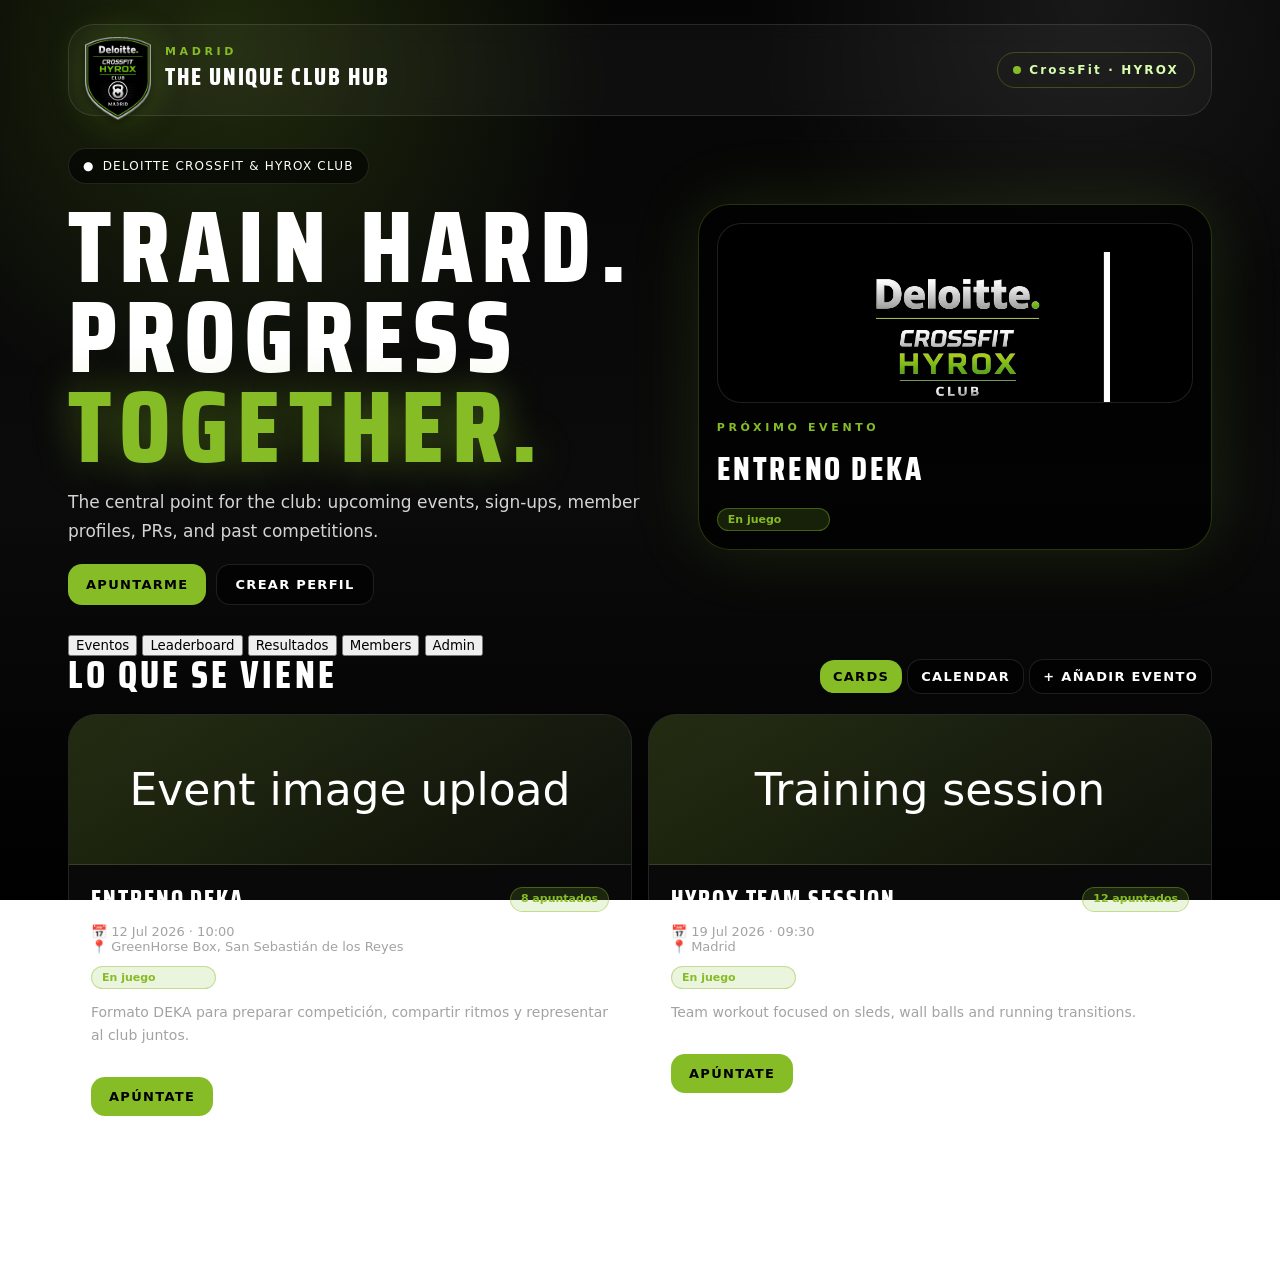
<file: index.html>
<!doctype html>
<html lang="en">
<head>
  <meta charset="utf-8" />
  <meta name="viewport" content="width=device-width, initial-scale=1" />
  <title>Deloitte CrossFit HYROX Club Hub - HTML Preview</title>
  <link rel="preload" href="static/fonts/SairaCondensed-ExtraBold.woff2?v=2" as="font" type="font/woff2" crossorigin>
  <link rel="stylesheet" href="static/styles.css?v=2">
</head>
<body>
  <div class="wrap">
    <header class="topbar">
      <div class="brand">
        <div class="crest"><img src="static/images/escudo.png?v=2" alt="Deloitte CrossFit & HYROX Club"></div>
        <div><div class="eyebrow">Madrid</div><div class="brandtitle">The unique Club Hub</div></div>
      </div>
      <div class="status"><span class="dot"></span> CrossFit · HYROX</div>
    </header>

    <section class="hero">
      <div>
        <div class="pill"><strong>●</strong> Deloitte CrossFit & HYROX Club</div>
        <h1>Train hard.<br>Progress <span>together.</span></h1>
        <p>The central point for the club: upcoming events, sign-ups, member profiles, PRs, and past competitions.</p>
        <div class="actions">
          <button class="btn green" onclick="openModal('signupModal')">Apuntarme</button>
          <button class="btn dark" onclick="openModal('memberModal')">Crear perfil</button>
        </div>
      </div>
      <aside class="hero-card">
        <div class="wordmark">
          <img src="static/images/letras.png?v=2" alt="Deloitte CrossFit HYROX Club">
        </div>
        <div class="eyebrow" style="margin-bottom:10px">Próximo evento</div>
        <h2 style="font-family:var(--font-display);letter-spacing:.08em;text-transform:uppercase;margin:0 0 14px;font-size:32px">Entreno DEKA</h2>
        <div class="countdown" data-countdown="2026-07-12T10:00:00"></div>
      </aside>
    </section>

    <nav class="nav">
      <button class="tab active" data-tab="events">Eventos</button>
      <button class="tab" data-tab="leaderboard">Leaderboard</button>
      <button class="tab" data-tab="results">Resultados</button>
      <button class="tab" data-tab="members">Members</button>
      <button class="tab" data-tab="admin">Admin</button>
    </nav>

    <section id="events" class="content active">
      <div class="section-head">
        <h2>Lo que se viene</h2>
        <div class="tools">
          <button class="btn green" style="padding:10px 13px" onclick="showEventView('cards')">Cards</button>
          <button class="btn dark" style="padding:10px 13px" onclick="showEventView('calendar')">Calendar</button>
          <button class="btn dark" style="padding:10px 13px" onclick="openModal('eventModal')">+ Añadir evento</button>
        </div>
      </div>
      <div id="eventCards" class="grid cards2">
        <article class="card">
          <div class="imgph">Event image upload</div>
          <div class="card-body">
            <div style="display:flex;justify-content:space-between;gap:14px"><h3>Entreno DEKA</h3><span class="badge">8 apuntados</span></div>
            <div class="meta">📅 12 Jul 2026 · 10:00<br>📍 GreenHorse Box, San Sebastián de los Reyes</div>
            <div class="mini-count countdown" data-countdown="2026-07-12T10:00:00"></div>
            <p class="muted">Formato DEKA para preparar competición, compartir ritmos y representar al club juntos.</p>
            <div class="actions"><button class="btn green" onclick="openModal('signupModal')">Apúntate</button><button class="btn red admin-only hidden">Delete</button></div>
          </div>
        </article>
        <article class="card">
          <div class="imgph">Training session</div>
          <div class="card-body">
            <div style="display:flex;justify-content:space-between;gap:14px"><h3>HYROX Team Session</h3><span class="badge">12 apuntados</span></div>
            <div class="meta">📅 19 Jul 2026 · 09:30<br>📍 Madrid</div>
            <div class="mini-count countdown" data-countdown="2026-07-19T09:30:00"></div>
            <p class="muted">Team workout focused on sleds, wall balls and running transitions.</p>
            <div class="actions"><button class="btn green" onclick="openModal('signupModal')">Apúntate</button><button class="btn red admin-only hidden">Delete</button></div>
          </div>
        </article>
      </div>
      <div id="eventCalendar" class="calendar hidden">
        <div class="cal-head"><button class="btn dark" style="padding:8px 12px">Prev</button><h3>Julio 2026</h3><button class="btn dark" style="padding:8px 12px">Next</button></div>
        <div class="cal-grid" id="calendarGrid"></div>
      </div>
    </section>

    <section id="leaderboard" class="content">
      <div class="section-head"><h2>PRs del club</h2><button class="btn dark" onclick="openModal('prModal')">+ Añadir PR</button></div>
      <div class="grid cards2">
        <article class="card leader-card"><h3>Clean & Jerk</h3><div class="row"><div class="rank">#1</div><div><b>Member A</b><div class="bar"><div class="fill" style="width:92%"></div></div></div><div class="kg">105kg</div></div><div class="row"><div class="rank">#2</div><div><b>Member B</b><div class="bar"><div class="fill" style="width:78%"></div></div></div><div class="kg">90kg</div></div></article>
        <article class="card leader-card"><h3>Snatch</h3><div class="row"><div class="rank">#1</div><div><b>Member A</b><div class="bar"><div class="fill" style="width:88%"></div></div></div><div class="kg">78kg</div></div><div class="row"><div class="rank">#2</div><div><b>Member C</b><div class="bar"><div class="fill" style="width:74%"></div></div></div><div class="kg">65kg</div></div></article>
      </div>
    </section>

    <section id="results" class="content">
      <div class="section-head"><h2>Nuestras batallas</h2><button class="btn dark" onclick="openModal('resultModal')">+ Añadir resultado</button></div>
      <div class="grid cards3">
        <article class="card"><div class="imgph">Past event photo</div><div class="card-body"><h3>HYROX Madrid</h3><div class="eyebrow">20 Jun 2026</div><p class="muted">Great team performance, strong finish and several PRs.</p><p class="notice">Participants: Member A, Member B, Member C</p><button class="btn red admin-only hidden">Delete</button></div></article>
        <article class="card"><div class="imgph">Finish line</div><div class="card-body"><h3>DEKA Event</h3><div class="eyebrow">10 May 2026</div><p class="muted">Internal challenge with strong turnout and team support.</p><p class="notice">Participants: Member D, Member E</p><button class="btn red admin-only hidden">Delete</button></div></article>
        <article class="card"><div class="imgph">Team photo</div><div class="card-body"><h3>Box Throwdown</h3><div class="eyebrow">28 Apr 2026</div><p class="muted">Friendly competition focused on strength and engine.</p><p class="notice">Participants: Member F, Member G</p><button class="btn red admin-only hidden">Delete</button></div></article>
      </div>
    </section>

    <section id="members" class="content">
      <div class="section-head"><h2>Member profiles</h2><button class="btn dark" onclick="openModal('memberModal')">+ Añadir miembro</button></div>
      <div class="filters"><input class="input" placeholder="Search member, goal, location..."><select class="input"><option>All levels</option><option>Beginner</option><option>Intermediate</option><option>Advanced</option><option>Competition</option></select><select class="input"><option>All focus</option><option>HYROX</option><option>CrossFit</option><option>DEKA</option></select></div>
      <div class="stats"><div class="stat"><small>Members</small><b>24</b></div><div class="stat"><small>Competitors</small><b>8</b></div><div class="stat"><small>HYROX focus</small><b>15</b></div></div>
      <div class="grid cards3">
        <article class="card"><div class="card-body"><div class="member-head"><div class="avatar">DA</div><div><h3>Demo Athlete</h3><div class="meta">📍 Madrid</div></div></div><div style="margin-top:14px"><span class="badge">Intermediate</span> <span class="badge">HYROX</span></div><div class="prgrid"><div class="pr"><small>Clean & Jerk</small><b>90kg</b></div><div class="pr"><small>Snatch</small><b>70kg</b></div><div class="pr"><small>HYROX</small><b>1:18</b></div></div><p class="muted">Entrena para mejorar consistencia y competir en equipo.</p><button class="btn dark" onclick="openModal('profileModal')">Ver perfil</button> <button class="btn red admin-only hidden">Delete</button></div></article>
        <article class="card"><div class="card-body"><div class="member-head"><div class="avatar">MB</div><div><h3>Member B</h3><div class="meta">📍 Madrid</div></div></div><div style="margin-top:14px"><span class="badge">Competition</span> <span class="badge">CrossFit</span></div><div class="prgrid"><div class="pr"><small>Clean & Jerk</small><b>110kg</b></div><div class="pr"><small>Snatch</small><b>85kg</b></div><div class="pr"><small>HYROX</small><b>1:10</b></div></div><p class="muted">Focused on strength and race-day consistency.</p><button class="btn dark" onclick="openModal('profileModal')">Ver perfil</button> <button class="btn red admin-only hidden">Delete</button></div></article>
      </div>
    </section>

    <section id="admin" class="content">
      <div id="adminLocked" class="admin-box">
        <h2 style="font-family:var(--font-display);text-transform:uppercase;letter-spacing:.1em;margin-top:0">Admin access</h2>
        <p class="muted">Prototype moderation area. Use passcode <b>ClubAdmin2026</b>.</p>
        <div class="form" style="max-width:520px"><input id="pass" class="input" type="password" placeholder="Admin passcode"><button class="btn green" onclick="unlockAdmin()">Unlock admin tools</button></div>
      </div>
      <div id="adminOpen" class="hidden">
        <div class="admin-box"><div class="section-head"><div><h2 style="font-family:var(--font-display);text-transform:uppercase;letter-spacing:.1em;margin:0">Moderation tools</h2><p class="muted">Approve/reject pending submissions and delete public content.</p></div><button class="btn dark" onclick="lockAdmin()">Lock</button></div></div>
        <div class="grid cards2" style="margin-top:16px">
          <div class="pending"><h3>Pending events <span class="badge">2 pending</span></h3><div class="pending-item"><b>Open training session</b><br><span class="muted">Submitted by club member</span><div class="actions"><button class="btn green">Approve</button><button class="btn red">Reject</button></div></div></div>
          <div class="pending"><h3>Pending PRs <span class="badge">4 pending</span></h3><div class="pending-item"><b>Member A · Clean & Jerk · 90kg</b><div class="actions"><button class="btn green">Approve</button><button class="btn red">Reject</button></div></div></div>
          <div class="pending"><h3>Pending results <span class="badge">1 pending</span></h3><div class="pending-item"><b>HYROX Madrid</b><br><span class="muted">Includes uploaded photo</span><div class="actions"><button class="btn green">Approve</button><button class="btn red">Reject</button></div></div></div>
          <div class="pending"><h3>Pending members <span class="badge">3 pending</span></h3><div class="pending-item"><b>New Member · Intermediate · HYROX</b><div class="actions"><button class="btn green">Approve</button><button class="btn red">Reject</button></div></div></div>
        </div>
      </div>
    </section>

    <div class="footer">Deloitte CrossFit HYROX Club · Madrid · Train hard. Progress together.</div>
  </div>

  <div id="signupModal" class="modal-back"><div class="modal"><div class="modal-head"><h3>Apuntarse a evento</h3><button class="close" onclick="closeModal('signupModal')">×</button></div><div class="form"><input class="input" placeholder="Tu nombre"><textarea class="input" placeholder="Nota opcional"></textarea><button class="btn green" onclick="closeModal('signupModal')">Confirmar inscripción</button></div></div></div>
  <div id="eventModal" class="modal-back"><div class="modal"><div class="modal-head"><h3>Añadir evento</h3><button class="close" onclick="closeModal('eventModal')">×</button></div><div class="form"><input class="input" placeholder="Título"><input class="input" type="datetime-local"><input class="input" placeholder="Lugar"><textarea class="input" placeholder="Descripción"></textarea><input class="input" type="file" accept="image/*"><p class="notice">In the real web, non-admin submissions go to Admin Review before publishing.</p><button class="btn green" onclick="closeModal('eventModal')">Enviar a revisión</button></div></div></div>
  <div id="prModal" class="modal-back"><div class="modal"><div class="modal-head"><h3>Añadir PR</h3><button class="close" onclick="closeModal('prModal')">×</button></div><div class="form"><input class="input" placeholder="Nombre"><select class="input"><option>Clean & Jerk</option><option>Snatch</option><option>Back Squat</option><option>Deadlift</option></select><input class="input" type="number" placeholder="Peso en kg"><button class="btn green" onclick="closeModal('prModal')">Enviar a revisión</button></div></div></div>
  <div id="resultModal" class="modal-back"><div class="modal"><div class="modal-head"><h3>Añadir resultado</h3><button class="close" onclick="closeModal('resultModal')">×</button></div><div class="form"><input class="input" placeholder="Competición / evento"><input class="input" type="date"><input class="input" type="file" accept="image/*"><textarea class="input" placeholder="Resultado, posición, tiempo, highlights..."></textarea><input class="input" placeholder="Participantes"><button class="btn green" onclick="closeModal('resultModal')">Enviar a revisión</button></div></div></div>
  <div id="memberModal" class="modal-back"><div class="modal"><div class="modal-head"><h3>Crear perfil</h3><button class="close" onclick="closeModal('memberModal')">×</button></div><div class="form"><input class="input" placeholder="Nombre"><select class="input"><option>Madrid</option><option>Barcelona</option><option>Remote</option></select><select class="input"><option>Intermediate</option><option>Beginner</option><option>Advanced</option><option>Competition</option></select><div class="notice">Focus: CrossFit · HYROX · DEKA · Weightlifting · Endurance</div><input class="input" placeholder="Clean & Jerk PR, e.g. 90kg"><input class="input" placeholder="Snatch PR, e.g. 70kg"><input class="input" placeholder="HYROX time, e.g. 1:18"><textarea class="input" placeholder="Short bio"></textarea><textarea class="input" placeholder="Next goal"></textarea><input class="input" type="file" accept="image/*"><button class="btn green" onclick="closeModal('memberModal')">Enviar a revisión</button></div></div></div>
  <div id="profileModal" class="modal-back"><div class="modal"><div class="modal-head"><h3>Demo Athlete</h3><button class="close" onclick="closeModal('profileModal')">×</button></div><div class="actions"><span class="badge">Intermediate</span><span class="badge">HYROX</span><span class="badge">CrossFit</span></div><div class="prgrid" style="margin:18px 0"><div class="pr"><small>Clean & Jerk</small><b>90kg</b></div><div class="pr"><small>Snatch</small><b>70kg</b></div><div class="pr"><small>HYROX</small><b>1:18</b></div></div><h4 class="eyebrow">Bio</h4><p class="muted">Entrena para mejorar consistencia, competir en equipo y sumar puntos para el club.</p><h4 class="eyebrow">Next goal</h4><p class="muted">Bajar tiempo HYROX y mejorar Clean & Jerk / Snatch.</p></div></div>

  <script>
    const $ = (s, root=document) => root.querySelector(s);
    const $$ = (s, root=document) => [...root.querySelectorAll(s)];
    $$('.tab').forEach(btn => btn.addEventListener('click', () => {
      $$('.tab').forEach(b => b.classList.remove('active'));
      btn.classList.add('active');
      $$('.content').forEach(c => c.classList.remove('active'));
      $('#' + btn.dataset.tab).classList.add('active');
    }));
    function openModal(id){document.getElementById(id).style.display='flex'}
    function closeModal(id){document.getElementById(id).style.display='none'}
    function showEventView(view){$('#eventCards').classList.toggle('hidden',view!=='cards');$('#eventCalendar').classList.toggle('hidden',view!=='calendar')}
    function unlockAdmin(){ if($('#pass').value==='ClubAdmin2026'){ $('#adminLocked').classList.add('hidden'); $('#adminOpen').classList.remove('hidden'); $$('.admin-only').forEach(x=>x.classList.remove('hidden')); } else alert('Incorrect passcode'); }
    function lockAdmin(){ $('#adminLocked').classList.remove('hidden'); $('#adminOpen').classList.add('hidden'); $$('.admin-only').forEach(x=>x.classList.add('hidden')); }
    function renderCountdowns(){
      $$('.countdown').forEach(el=>{
        const target = new Date(el.dataset.countdown || '2026-07-12T10:00:00').getTime();
        const diff = target - Date.now();
        if(diff<=0){el.innerHTML='<div class="badge">En juego</div>';return}
        const vals=[Math.floor(diff/86400000),Math.floor(diff%86400000/3600000),Math.floor(diff%3600000/60000),Math.floor(diff%60000/1000)];
        const labels=['D','H','M','S'];
        el.innerHTML=vals.map((v,i)=>`<div class="timebox"><b>${String(v).padStart(2,'0')}</b><small>${labels[i]}</small></div>`).join('');
      })
    }
    setInterval(renderCountdowns,1000); renderCountdowns();
    function buildCalendar(){
      const grid=$('#calendarGrid'); if(!grid)return;
      ['L','M','X','J','V','S','D'].forEach(d=>grid.insertAdjacentHTML('beforeend',`<div class="cal-label">${d}</div>`));
      const firstOffset=2; const days=31;
      for(let i=0;i<firstOffset;i++) grid.insertAdjacentHTML('beforeend','<div class="cal-cell empty"></div>');
      for(let d=1;d<=days;d++){
        const events=[]; if(d===12)events.push('Entreno DEKA'); if(d===19)events.push('HYROX Team');
        grid.insertAdjacentHTML('beforeend',`<div class="cal-cell"><div class="day">${d}</div>${events.map(e=>`<button class="event-chip" onclick="openModal('signupModal')">${e}</button>`).join('')}</div>`)
      }
    }
    buildCalendar();
  </script>
</body>
</html>
</file>
<file: static/styles.css>
/* Self-hosted display font (Saira Condensed ExtraBold, SIL Open Font
   License) so headers, nav tabs and buttons render consistently on
   Android/Linux, where Impact does not exist. Licenses in
   /fonts/SAIRA-OFL.txt (and /fonts/OFL.txt for the retained Anton file). */
@font-face{
  font-family:'ClubDisplay';
  src:url('fonts/SairaCondensed-ExtraBold.woff2') format('woff2');
  font-weight:400 900;
  font-style:normal;
  font-display:swap;
}

:root{
  --green:#86BC25;
  --green2:#a7f23a;
  --green-dim:rgba(134,188,37,.16);
  --black:#050505;
  --panel:rgba(255,255,255,.035);
  --panel-2:rgba(255,255,255,.055);
  --line:rgba(255,255,255,.11);
  --line-2:rgba(255,255,255,.18);
  --muted:#a3a3a3;
  --danger:#ff6b6b;
  --amber:#ffc046;
  --radius:26px;
  --radius-sm:14px;
  --font-display:'ClubDisplay', Impact, Haettenschweiler, 'Arial Narrow Bold', sans-serif;
  --font-body:'Segoe UI', system-ui, -apple-system, Arial, Helvetica, sans-serif;
  --font-mono:ui-monospace, 'Cascadia Mono', 'Courier New', monospace;
  --ease:cubic-bezier(.22,.61,.36,1);
}

*{box-sizing:border-box}

html{scroll-behavior:smooth}

body{
  margin:0;
  color:#fff;
  background:
    radial-gradient(circle at 18% 5%, rgba(134,188,37,.20), transparent 28%),
    radial-gradient(circle at 85% 0%, rgba(255,255,255,.08), transparent 24%),
    linear-gradient(180deg,#050505 0%,#0b0b0b 55%,#000 100%);
  background-attachment:fixed;
  font-family:var(--font-body);
  min-height:100vh;
  -webkit-font-smoothing:antialiased;
}

button,input,textarea,select{font-family:inherit}

::selection{background:var(--green);color:#000}

:focus-visible{outline:2px solid var(--green);outline-offset:2px;border-radius:6px}

.wrap{max-width:1180px;margin:0 auto;padding:24px 18px 54px}

.skip-link{
  position:absolute;left:-9999px;top:8px;z-index:200;
  background:var(--green);color:#000;padding:10px 16px;border-radius:10px;font-weight:800;
}
.skip-link:focus{left:16px}

/* ── Entrance animation ─────────────────────────────────────────────── */
@keyframes rise{from{opacity:0;transform:translateY(14px)}to{opacity:1;transform:none}}
@keyframes fade{from{opacity:0}to{opacity:1}}
@keyframes pulse{0%,100%{opacity:1}50%{opacity:.35}}
@keyframes toastIn{from{opacity:0;transform:translateY(12px) scale(.96)}to{opacity:1;transform:none}}
@keyframes toastOut{to{opacity:0;transform:translateY(-8px) scale(.97)}}
@keyframes shimmer{to{background-position:200% 0}}

.topbar,.hero{animation:rise .5s var(--ease) both}
.hero{animation-delay:.05s}
.fab-wrap{animation:fade .5s var(--ease) .2s both}
.content.active{animation:fade .35s var(--ease) both}

@media(prefers-reduced-motion:reduce){
  *,*::before,*::after{animation-duration:.01ms!important;animation-iteration-count:1!important;transition-duration:.01ms!important}
  html{scroll-behavior:auto}
}

/* ── Topbar ─────────────────────────────────────────────────────────── */
.topbar{
  display:flex;align-items:center;justify-content:space-between;gap:18px;
  border:1px solid var(--line);background:rgba(255,255,255,.035);backdrop-filter:blur(10px);
  border-radius:var(--radius);padding:12px 16px;margin-bottom:32px;
}
.brand{display:flex;align-items:center;gap:14px}
.crest{width:66px;height:66px;display:grid;place-items:center;position:relative}
.crest img{
  width:100%;height:100%;object-fit:contain;
  filter:
    drop-shadow(0 1px 0 rgba(255,255,255,.35))
    drop-shadow(0 4px 6px rgba(0,0,0,.55))
    drop-shadow(0 0 16px rgba(134,188,37,.30));
}
.eyebrow{font-size:11px;color:var(--green);text-transform:uppercase;letter-spacing:.33em;font-weight:800}
.brandtitle{font-family:var(--font-display);font-size:24px;text-transform:uppercase;letter-spacing:.08em}
.status{display:none;align-items:center;gap:8px;border:1px solid rgba(134,188,37,.32);border-radius:999px;padding:10px 15px;color:#d9ffad;font-size:12px;font-weight:800;letter-spacing:.18em}
@media(min-width:700px){.status{display:flex}}
.dot{display:inline-block;width:8px;height:8px;border-radius:50%;background:var(--green);animation:pulse 1.6s infinite}

/* ── Account bar ────────────────────────────────────────────────────── */
.authbar{display:flex;justify-content:flex-end;align-items:center;gap:10px;margin:-18px 0 22px}
.authbar-who{display:flex;align-items:center;gap:9px;font-size:13px;font-weight:700;color:#d4d4d4}
.authbar-avatar{
  width:28px;height:28px;border-radius:9px;flex:0 0 auto;
  background:linear-gradient(135deg,var(--green),var(--green2));color:#000;
  display:flex;align-items:center;justify-content:center;font-weight:900;font-size:12px;
}
/* Identity shown inside a form instead of name/email inputs. */
.as-member{
  display:flex;align-items:center;gap:11px;border:1px solid rgba(134,188,37,.35);
  background:var(--green-dim);border-radius:12px;padding:10px 13px;
}
.as-member b{display:block;font-size:13px}
.as-member small{display:block;color:var(--muted);font-size:12px}
.form-alt{margin:2px 0 0;font-size:13px;color:var(--muted);text-align:center}
.linkbtn{
  border:0;background:none;padding:0;color:var(--green);font:inherit;font-weight:800;
  cursor:pointer;text-decoration:underline;
}
.linkbtn:hover{color:var(--green2)}

/* ── Hero ───────────────────────────────────────────────────────────── */
.hero{display:grid;gap:26px;align-items:center;margin-bottom:30px}
@media(min-width:900px){.hero{grid-template-columns:1.08fr .92fr}}
.hero h1{font-family:var(--font-display);font-size:clamp(48px,9vw,102px);line-height:.88;margin:0;text-transform:uppercase;letter-spacing:.08em}
.hero h1 span{
  color:var(--green);
  text-shadow:0 0 42px rgba(134,188,37,.45);
}
.pill{display:inline-flex;align-items:center;gap:8px;border:1px solid var(--line);background:rgba(0,0,0,.6);border-radius:999px;padding:10px 14px;font-size:12px;text-transform:uppercase;letter-spacing:.1em;margin-bottom:18px}
.hero p{color:#d4d4d4;line-height:1.7;max-width:650px;font-size:17px}

.hero-stats{display:flex;gap:28px;margin:26px 0 0;padding:0;flex-wrap:wrap}
.hero-stats div{margin:0}
.hero-stats dt{font-size:11px;color:var(--muted);text-transform:uppercase;letter-spacing:.2em;font-weight:800}
.hero-stats dd{margin:4px 0 0;font-family:var(--font-display);font-size:34px;color:var(--green);line-height:1}

.hero-card{
  border:1px solid rgba(134,188,37,.28);background:rgba(0,0,0,.72);border-radius:32px;padding:18px;
  box-shadow:0 0 70px rgba(134,188,37,.14);
}
.wordmark{height:180px;border:1px solid rgba(255,255,255,.12);border-radius:24px;background:#000;display:grid;place-items:center;margin-bottom:18px;overflow:hidden;padding:28px}
.wordmark img{display:block;margin:0 auto;max-width:74%;max-height:100%;width:auto;height:auto;object-fit:contain}
/* When the next event has a cover photo it replaces the club wordmark in the hero card. Same box, but the photo fills it. */
.hero-media{height:180px;border:1px solid rgba(134,188,37,.28);border-radius:24px;background:#000;margin-bottom:18px;overflow:hidden}
.hero-media img{width:100%;height:100%;object-fit:cover;display:block}
.hero-next-title{font-family:var(--font-display);letter-spacing:.08em;text-transform:uppercase;margin:6px 0 10px;font-size:30px;line-height:1}
.hero-next-meta{display:flex;flex-direction:column;gap:4px;font-size:13px;color:var(--muted);margin-bottom:16px}
.hero-next-meta span::first-letter{font-size:14px}

.countdown{display:grid;grid-template-columns:repeat(4,1fr);gap:8px}
.timebox{border:1px solid rgba(255,255,255,.11);border-radius:15px;background:rgba(0,0,0,.62);text-align:center;padding:12px 0}
.timebox b{display:block;font-size:26px;color:var(--green);font-family:var(--font-mono);font-weight:700;letter-spacing:-.02em}
.timebox small{font-size:10px;color:var(--muted);text-transform:uppercase;letter-spacing:.16em}
/* Highlighted countdown in the hero: its own panel, bigger glowing digits. */
.hero-countdown-wrap{margin-top:16px;padding:16px 14px 14px;border:1px solid rgba(134,188,37,.32);border-radius:20px;background:linear-gradient(180deg,rgba(134,188,37,.08),rgba(134,188,37,.02));box-shadow:0 0 40px rgba(134,188,37,.12) inset}
.hero-countdown-label{display:block;text-align:center;font-size:11px;font-weight:800;text-transform:uppercase;letter-spacing:.28em;color:var(--green);margin-bottom:12px}
.hero-countdown{gap:10px}
.hero-countdown .timebox{padding:16px 0;border-color:rgba(134,188,37,.22);background:rgba(0,0,0,.5)}
.hero-countdown .timebox b{font-size:40px;text-shadow:0 0 22px rgba(134,188,37,.38)}
.hero-countdown .timebox small{font-size:11px;letter-spacing:.18em}
.hero-countdown .badge-live{font-size:16px;padding:8px 16px}

/* ── Buttons ────────────────────────────────────────────────────────── */
.btn{
  border:0;border-radius:var(--radius-sm);padding:13px 18px;font-family:inherit;font-size:13px;
  text-transform:uppercase;letter-spacing:.1em;font-weight:800;cursor:pointer;
  transition:transform .18s var(--ease), background .18s, box-shadow .18s, border-color .18s, opacity .18s;
  display:inline-flex;align-items:center;justify-content:center;gap:8px;line-height:1;
}
.btn:hover:not(:disabled){transform:translateY(-2px)}
.btn:active:not(:disabled){transform:translateY(0)}
.btn:disabled{opacity:.45;cursor:not-allowed}
.btn.green{background:var(--green);color:#000}
.btn.green:hover:not(:disabled){background:var(--green2);box-shadow:0 10px 30px rgba(134,188,37,.32)}
.btn.dark{background:rgba(0,0,0,.6);color:#fff;border:1px solid var(--line)}
.btn.dark:hover:not(:disabled){background:rgba(0,0,0,.85);border-color:var(--green)}
.btn.red{background:var(--danger);color:#2a0000}
.btn.red:hover:not(:disabled){background:#ff8484;box-shadow:0 10px 30px rgba(255,107,107,.28)}
.btn.ghost{background:transparent;color:var(--muted);border:1px solid var(--line)}
.btn.ghost:hover:not(:disabled){color:#fff;border-color:var(--line-2)}
.btn-lg{padding:16px 26px;font-size:14px}
.btn-sm{padding:8px 12px;font-size:11px}
.actions{display:flex;flex-wrap:wrap;gap:10px;margin-top:18px}

/* ── Floating nav (FAB) ────────────────────────────────────────────────
   Replaces the old sticky top tab-bar. A single circular trigger (bottom
   corner, thumb reach on mobile) expands into the section list, so the
   page itself keeps the full width instead of losing a row to tabs. ── */
@keyframes fabPulse{0%{transform:scale(.82);opacity:.75}70%{transform:scale(1.4);opacity:0}100%{opacity:0}}

.fab-wrap{
  position:fixed;z-index:900;
  right:max(18px, env(safe-area-inset-right));
  bottom:max(18px, env(safe-area-inset-bottom));
}
.fab-btn{
  position:relative;width:68px;height:68px;border-radius:50%;padding:0;cursor:pointer;
  background:radial-gradient(circle at 32% 28%, #141414, #000 70%);
  border:2px solid var(--green);box-shadow:0 12px 30px rgba(0,0,0,.6);
  display:flex;align-items:center;justify-content:center;
  transition:transform .25s var(--ease), border-color .2s, box-shadow .25s var(--ease);
}
.fab-btn:hover{transform:translateY(-2px) scale(1.04);border-color:var(--green2)}
.fab-btn:active{transform:scale(.95)}
.fab-ring{position:absolute;inset:-6px;border-radius:50%;border:1px solid rgba(134,188,37,.55);animation:fabPulse 2.6s ease-out infinite;pointer-events:none}
.fab-btn.is-open .fab-ring{animation:none;opacity:0}
.fab-shield{width:40px;height:auto;display:block;transition:opacity .2s var(--ease),transform .3s var(--ease)}
.fab-close{
  position:absolute;inset:0;display:flex;align-items:center;justify-content:center;
  font-size:22px;line-height:1;color:var(--green);
  opacity:0;transform:rotate(-40deg) scale(.5);transition:opacity .2s var(--ease),transform .3s var(--ease);
}
.fab-btn.is-open .fab-shield{opacity:0;transform:rotate(35deg) scale(.6)}
.fab-btn.is-open .fab-close{opacity:1;transform:rotate(0) scale(1)}
.fab-badge{
  position:absolute;top:8px;right:8px;min-width:28px;height:28px;padding:0 6px;border-radius:999px;
  background:radial-gradient(circle at 32% 28%, var(--green2), var(--green) 75%);
  box-shadow:0 0 6px rgba(167,242,58,.75), inset 0 1px 2px rgba(255,255,255,.55), inset 0 -2px 3px rgba(0,0,0,.25);
  display:flex;align-items:center;justify-content:center;
  font-size:12px;font-weight:900;color:#0c1a02;
}
.fab-btn.is-open .fab-badge{opacity:0}

.fab-backdrop{
  position:fixed;inset:0;z-index:950;background:rgba(0,0,0,.6);backdrop-filter:blur(3px);
  opacity:0;pointer-events:none;transition:opacity .22s var(--ease);
}
.fab-backdrop.is-open{opacity:1;pointer-events:auto}

.fab-menu{
  position:fixed;z-index:960;display:flex;flex-direction:column;gap:8px;min-width:208px;
  right:max(18px, env(safe-area-inset-right));
  bottom:calc(max(18px, env(safe-area-inset-bottom)) + 82px);
  pointer-events:none;
}
.fab-menu.is-open{pointer-events:auto}
.fab-item{
  display:flex;align-items:center;gap:10px;border:1px solid var(--line);background:rgba(10,10,10,.92);
  border-radius:999px;padding:15px 14px;color:#fff;font-weight:800;font-size:12.5px;
  text-transform:uppercase;letter-spacing:.05em;cursor:pointer;text-align:left;font-family:inherit;
  opacity:0;transform:translateY(10px) scale(.94);
  transition:opacity .2s var(--ease),transform .2s var(--ease),border-color .2s,background .2s,color .2s;
  box-shadow:0 10px 26px rgba(0,0,0,.4);
}
.fab-menu.is-open .fab-item{opacity:1;transform:translateY(0) scale(1)}
.fab-menu.is-open .fab-item:nth-last-child(1){transition-delay:.02s}
.fab-menu.is-open .fab-item:nth-last-child(2){transition-delay:.05s}
.fab-menu.is-open .fab-item:nth-last-child(3){transition-delay:.08s}
.fab-menu.is-open .fab-item:nth-last-child(4){transition-delay:.11s}
.fab-menu.is-open .fab-item:nth-last-child(5){transition-delay:.14s}
.fab-menu.is-open .fab-item:nth-last-child(6){transition-delay:.17s}
.fab-item:hover{border-color:rgba(134,188,37,.5);background:rgba(0,0,0,.98)}
.fab-item.is-active{border-color:var(--green);color:var(--green);background:rgba(134,188,37,.12)}
.fab-item-icon{font-size:16px;flex:0 0 auto;display:flex}
.fab-item-label{flex:1;min-width:0}
.fab-item-badge{
  background:var(--danger);color:#2a0000;font-size:10px;font-weight:900;min-width:18px;height:18px;
  border-radius:999px;display:flex;align-items:center;justify-content:center;padding:0 4px;
}

.content{display:none}
.content.active{display:block}
/* Keeps the active section in its own stacking context while a modal is open; harmless now that nav is a fixed FAB (z-index:900), well below the modal (z-index:1000). */
body.modal-open .content.active{position:relative;z-index:30}

/* ── Section headers ────────────────────────────────────────────────── */
.section-head{display:flex;align-items:flex-end;justify-content:space-between;gap:14px;flex-wrap:wrap;margin-bottom:20px}
.section-head h2{font-family:var(--font-display);font-size:clamp(28px,4vw,38px);text-transform:uppercase;letter-spacing:.08em;margin:0;line-height:1}
.section-sub{margin:6px 0 0;color:var(--muted);font-size:13px}
.head-tools{display:flex;gap:10px;flex-wrap:wrap;align-items:center}

.segmented{display:inline-flex;border:1px solid var(--line);border-radius:999px;overflow:hidden;background:rgba(0,0,0,.5)}
.seg{
  border:0;background:transparent;color:var(--muted);padding:9px 15px;font-size:11px;font-weight:800;
  text-transform:uppercase;letter-spacing:.1em;cursor:pointer;transition:background .2s,color .2s;
}
.seg:hover{color:#fff}
.seg.active{background:var(--green);color:#000}

.chips{display:flex;gap:8px;flex-wrap:wrap}
.chip{
  border:1px solid var(--line);background:rgba(0,0,0,.45);color:var(--muted);border-radius:999px;
  padding:9px 15px;font-size:11px;font-weight:800;text-transform:uppercase;letter-spacing:.08em;
  cursor:pointer;transition:all .2s;
}
.chip:hover{color:#fff;border-color:var(--line-2)}
.chip.active{background:var(--green);border-color:var(--green);color:#000}

/* ── Cards ──────────────────────────────────────────────────────────── */
.grid{display:grid;gap:16px}
.grid.cards2{grid-template-columns:repeat(auto-fit,minmax(340px,1fr))}
.grid.cards3{grid-template-columns:repeat(auto-fit,minmax(280px,1fr))}
@media(max-width:420px){
  .grid.cards2,.grid.cards3{grid-template-columns:1fr}
}

.card{
  border:1px solid var(--line);background:var(--panel);border-radius:28px;overflow:hidden;
  transition:transform .25s var(--ease), border-color .25s, box-shadow .25s, background .25s;
}
.card:hover{
  transform:translateY(-4px);border-color:rgba(134,188,37,.4);background:var(--panel-2);
  box-shadow:0 18px 44px rgba(0,0,0,.5);
}
.card-body{padding:22px;display:flex;flex-direction:column;gap:12px}
.card h3{font-family:var(--font-display);font-size:24px;text-transform:uppercase;letter-spacing:.08em;margin:0;line-height:1.05}
.card-top{display:flex;justify-content:space-between;align-items:flex-start;gap:12px}
.card-titles{display:flex;flex-direction:column;gap:8px;align-items:flex-start;min-width:0}
.card .meta{font-size:13px;color:var(--muted);display:flex;flex-direction:column;gap:3px;margin:0}
.card .muted{color:var(--muted);font-size:14px;line-height:1.65;margin:0}
.is-past{opacity:.62}
.is-clickable{cursor:pointer}

.imgph{height:150px;background:linear-gradient(135deg,rgba(134,188,37,.18),rgba(134,188,37,.04));border-bottom:1px solid var(--line);display:flex;align-items:center;justify-content:center;font-size:44px}
.result-photo{width:100%;height:170px;object-fit:cover;border-bottom:1px solid var(--line);display:block}

.badge{
  display:inline-block;background:var(--green-dim);border:1px solid rgba(134,188,37,.4);color:var(--green);
  padding:4px 10px;border-radius:999px;font-size:11px;font-weight:800;white-space:nowrap;
}
.badge-full{background:rgba(255,107,107,.15);border-color:rgba(255,107,107,.45);color:var(--danger)}
.badge-alert{background:rgba(255,192,70,.16);border-color:rgba(255,192,70,.45);color:var(--amber)}
.badge-live{background:rgba(255,192,70,.16);border-color:rgba(255,192,70,.45);color:var(--amber)}

.tag{
  display:inline-block;padding:3px 9px;border-radius:7px;font-size:10px;font-weight:800;
  text-transform:uppercase;letter-spacing:.1em;border:1px solid;
}
.t-wod{background:rgba(134,188,37,.14);border-color:rgba(134,188,37,.45);color:var(--green)}
.t-hyrox{background:rgba(255,192,70,.13);border-color:rgba(255,192,70,.42);color:var(--amber)}
.t-comp{background:rgba(255,107,107,.13);border-color:rgba(255,107,107,.42);color:var(--danger)}
.t-social{background:rgba(120,180,255,.13);border-color:rgba(120,180,255,.42);color:#8fc4ff}
.t-open{background:rgba(200,160,255,.13);border-color:rgba(200,160,255,.42);color:#c9a6ff}
.t-meeting{background:rgba(180,190,205,.12);border-color:rgba(180,190,205,.4);color:#c3ccd8}
.t-metric,.t-goal{background:rgba(255,255,255,.06);border-color:var(--line-2);color:var(--muted)}
.t-rx{background:rgba(134,188,37,.14);border-color:rgba(134,188,37,.45);color:var(--green);margin-left:8px}
.t-scaled{background:rgba(255,255,255,.06);border-color:var(--line-2);color:var(--muted);margin-left:8px}
.lvl-b{background:rgba(120,180,255,.13);border-color:rgba(120,180,255,.42);color:#8fc4ff}
.lvl-i{background:rgba(255,192,70,.13);border-color:rgba(255,192,70,.42);color:var(--amber)}
.lvl-a{background:rgba(134,188,37,.14);border-color:rgba(134,188,37,.45);color:var(--green)}

.mini-count{display:grid;grid-template-columns:repeat(4,1fr);gap:6px}
.mini-count .timebox{padding:8px 0}
.mini-count .timebox b{font-size:17px}
.mini-count .timebox small{font-size:9px;letter-spacing:.1em}

/* ── Capacity meter ─────────────────────────────────────────────────── */
.capacity{display:flex;flex-direction:column;gap:6px}
.capacity-bar{height:7px;background:rgba(255,255,255,.09);border-radius:999px;overflow:hidden}
.capacity-fill{height:100%;background:linear-gradient(90deg,var(--green),var(--green2));border-radius:999px;transition:width .45s var(--ease)}
.capacity-fill.is-full{background:linear-gradient(90deg,#c94b4b,var(--danger))}
.capacity small{color:var(--muted);font-size:12px}

/* ── Calendar ───────────────────────────────────────────────────────── */
.calendar{border:1px solid var(--line);background:var(--panel);border-radius:28px;padding:18px}
.cal-head{display:flex;align-items:center;justify-content:space-between;gap:12px;margin-bottom:14px}
.cal-title{display:flex;align-items:center;gap:12px;flex-wrap:wrap;justify-content:center}
.cal-head h3{margin:0;font-family:var(--font-display);font-size:22px;text-transform:uppercase;letter-spacing:.06em}
.cal-nav{padding:8px 16px;font-size:18px;line-height:1}
.cal-today{padding:7px 12px;font-size:10px}
.cal-grid{display:grid;grid-template-columns:repeat(7,1fr);gap:6px}
.cal-label{text-align:center;font-weight:800;color:var(--muted);padding:8px 0;font-size:11px;text-transform:uppercase;letter-spacing:.1em}
.cal-cell{
  border:1px solid var(--line);border-radius:12px;padding:6px;min-height:78px;background:rgba(0,0,0,.3);
  display:flex;flex-direction:column;gap:4px;align-items:stretch;text-align:left;cursor:pointer;color:inherit;font:inherit;
  transition:border-color .2s,background .2s,transform .2s;
}
.cal-cell:hover{border-color:rgba(134,188,37,.45);background:rgba(134,188,37,.06);transform:translateY(-2px)}
.cal-cell.empty{background:transparent;border:0;cursor:default;pointer-events:none}
.cal-cell .day{font-weight:800;color:var(--muted);font-size:13px}
.cal-cell.has-events .day{color:#fff}
.cal-cell.is-today{border-color:var(--green);box-shadow:inset 0 0 0 1px rgba(134,188,37,.4)}
.cal-cell.is-today .day{color:var(--green)}
.cal-cell.is-selected{background:rgba(134,188,37,.14);border-color:var(--green)}
.cal-chips{display:flex;flex-direction:column;gap:3px;min-width:0}
.event-chip{
  border:1px solid var(--green);background:rgba(134,188,37,.15);color:var(--green);padding:2px 5px;
  border-radius:6px;font-size:9px;text-transform:uppercase;letter-spacing:.04em;font-weight:800;
  white-space:nowrap;overflow:hidden;text-overflow:ellipsis;
}
.cal-more{font-size:9px;color:var(--muted);font-weight:800}
.cal-detail{margin-top:16px;border-top:1px solid var(--line);padding-top:16px;display:flex;flex-direction:column;gap:10px}
.cal-event{
  display:flex;justify-content:space-between;align-items:center;gap:14px;flex-wrap:wrap;
  border:1px solid var(--line);border-radius:14px;padding:12px 14px;background:rgba(0,0,0,.32);
}
.cal-event .meta{display:flex;gap:12px;flex-wrap:wrap;font-size:12px;color:var(--muted);margin-top:4px}
@media(max-width:560px){
  .cal-cell{min-height:60px;padding:4px}
  .event-chip{font-size:0;padding:3px;height:6px;border-radius:3px}
  .cal-more{font-size:8px}
}

/* ── Leaderboard ────────────────────────────────────────────────────── */
.filters{border:1px solid var(--line);background:var(--panel);border-radius:24px;padding:14px;display:grid;gap:10px;margin-bottom:18px}
@media(min-width:800px){.filters{grid-template-columns:1fr 200px 200px}}
.filters-lb{grid-template-columns:1fr!important;gap:12px}
.input{
  border:1px solid var(--line);background:rgba(0,0,0,.45);color:#fff;padding:11px 14px;
  border-radius:12px;font-size:13px;width:100%;transition:border-color .2s,background .2s;
}
.input:focus{border-color:var(--green);background:rgba(0,0,0,.7);outline:none}
.input::placeholder{color:#6b6b6b}
.input-datetime{cursor:pointer}
.input-datetime::-webkit-calendar-picker-indicator{filter:invert(1) brightness(.55) sepia(1) hue-rotate(55deg) saturate(5);cursor:pointer;border-radius:3px;padding:2px;opacity:.85}
.input-datetime::-webkit-calendar-picker-indicator:hover{opacity:1}

.leader-card .row{display:grid;grid-template-columns:38px 1fr auto;gap:12px;align-items:center}
.leader-card .rank{font-family:var(--font-mono);font-weight:900;color:var(--green);font-size:15px;text-align:center}
.leader-card .row-main{min-width:0}
.leader-card .row-main b{display:block;font-size:14px;white-space:nowrap;overflow:hidden;text-overflow:ellipsis}
.leader-card .bar{height:6px;background:rgba(134,188,37,.14);border-radius:999px;overflow:hidden;margin-top:6px}
.leader-card .fill{height:100%;background:rgba(134,188,37,.55);border-radius:999px;transition:width .5s var(--ease)}
.leader-card .fill.is-best{background:linear-gradient(90deg,var(--green),var(--green2))}
.leader-card .row-value{font-family:var(--font-mono);font-size:14px;white-space:nowrap}
.more-note{font-size:12px;margin-top:4px}

/* ── WOD board ──────────────────────────────────────────────────────── */
.wod-board{
  font-family:var(--font-mono);font-size:13px;line-height:1.65;white-space:pre-wrap;word-break:break-word;
  background:rgba(0,0,0,.55);border:1px solid var(--line);border-left:3px solid var(--green);
  border-radius:12px;padding:14px 16px;margin:0;color:#e6e6e6;overflow-x:auto;
}
.wod-meta{display:flex;gap:14px;flex-wrap:wrap;font-size:12px;color:var(--muted);text-transform:uppercase;letter-spacing:.08em;font-weight:800}
.wod-scores{list-style:none;margin:0;padding:0;display:flex;flex-direction:column;gap:8px}
.wod-scores li{display:grid;grid-template-columns:32px 1fr auto;gap:10px;align-items:center;font-size:13px}
.wod-scores .rank{font-family:var(--font-mono);font-weight:900;color:var(--green);text-align:center}
.wod-athlete{min-width:0;overflow:hidden;text-overflow:ellipsis;white-space:nowrap}
.wod-scores b{font-family:var(--font-mono)}
.wod-input{min-height:130px;font-family:var(--font-mono)}

/* ── Members ────────────────────────────────────────────────────────── */
.stats{display:grid;grid-template-columns:repeat(auto-fit,minmax(120px,1fr));gap:12px;margin-bottom:18px}
.stat{border:1px solid var(--line);background:var(--panel);border-radius:18px;padding:16px;text-align:center;transition:border-color .2s,transform .2s}
.stat:hover{border-color:rgba(134,188,37,.4);transform:translateY(-2px)}
.stat small{display:block;color:var(--muted);font-size:11px;margin-bottom:6px;text-transform:uppercase;letter-spacing:.14em;font-weight:800}
.stat b{display:block;font-size:30px;color:var(--green);font-family:var(--font-display);line-height:1}

.member-head{display:flex;align-items:center;gap:12px}
.member-head h3{font-size:19px}
.avatar{
  width:46px;height:46px;border-radius:14px;flex:0 0 auto;
  background:linear-gradient(135deg,var(--green),var(--green2));color:#000;
  display:flex;align-items:center;justify-content:center;font-weight:900;font-size:15px;
}
.avatar-lg{width:64px;height:64px;border-radius:18px;font-size:20px}
.avatar img{width:100%;height:100%;object-fit:cover;border-radius:inherit;display:block}
.authbar-avatar img{width:100%;height:100%;object-fit:cover;border-radius:inherit;display:block}
.member-tags{display:flex;gap:8px;flex-wrap:wrap}
.member-foot{display:flex;justify-content:space-between;align-items:center;font-size:12px;color:var(--muted);border-top:1px solid var(--line);padding-top:12px;margin-top:auto}
.link-like{color:var(--green);font-weight:800}

.profile{display:flex;flex-direction:column;gap:16px}
.profile-head{display:flex;gap:14px;align-items:flex-start}
.profile-sub{font-family:var(--font-display);text-transform:uppercase;letter-spacing:.08em;font-size:16px;margin:0;color:var(--green)}
.profile-prs{list-style:none;margin:0;padding:0;display:flex;flex-direction:column;gap:8px}
.profile-prs li{
  display:grid;grid-template-columns:1fr auto auto;gap:12px;align-items:center;
  border:1px solid var(--line);border-radius:12px;padding:10px 12px;background:rgba(0,0,0,.3);font-size:13px;
}
.profile-prs b{font-family:var(--font-mono);color:var(--green)}
.profile-prs small{color:var(--muted);font-size:11px}

.roster{list-style:none;margin:0;padding:0;display:flex;flex-direction:column;gap:8px;counter-reset:r}
.roster li{display:flex;align-items:center;gap:10px;border:1px solid var(--line);border-radius:12px;padding:9px 12px;background:rgba(0,0,0,.3);font-size:14px}
.roster-avatar{
  width:28px;height:28px;border-radius:9px;flex:0 0 auto;background:var(--green-dim);
  border:1px solid rgba(134,188,37,.4);color:var(--green);
  display:flex;align-items:center;justify-content:center;font-weight:900;font-size:12px;
}

/* ── Admin ──────────────────────────────────────────────────────────── */
.admin-box{border:1px solid var(--line);background:rgba(0,0,0,.5);border-radius:24px;padding:26px;margin-bottom:18px}
.admin-box h2{margin:0;font-family:var(--font-display);text-transform:uppercase;letter-spacing:.08em;font-size:26px}
.admin-box .muted{color:var(--muted);font-size:14px;margin:8px 0 0}
.admin-bar{display:flex;justify-content:space-between;align-items:center;gap:18px;flex-wrap:wrap}
.admin-actions{display:flex;gap:10px;flex-wrap:wrap}
.admin-locked{text-align:center;max-width:520px;margin:0 auto 18px;padding:38px 26px}
.lock-icon{font-size:40px;margin-bottom:10px}
.admin-login{max-width:340px;margin:20px auto 0}

.pending{border:1px solid var(--line);background:var(--panel);border-radius:22px;padding:18px}
.pending h3{margin:0 0 12px;font-family:var(--font-display);text-transform:uppercase;letter-spacing:.08em;font-size:19px;display:flex;justify-content:space-between;align-items:center;gap:10px}
.queue-empty{font-size:13px;margin:0}
.pending-item{
  border:1px solid var(--line);background:rgba(0,0,0,.32);border-radius:14px;padding:12px;margin:10px 0;
  display:flex;justify-content:space-between;align-items:center;gap:12px;flex-wrap:wrap;
}
.pending-info{display:flex;flex-direction:column;gap:3px;min-width:0}
.pending-info b{font-size:14px}
.pending-info small{color:var(--muted);font-size:12px}
.pending-actions{display:flex;gap:8px}

/* ── Forms ──────────────────────────────────────────────────────────── */
.form{display:flex;flex-direction:column;gap:14px}
.field{display:flex;flex-direction:column;gap:6px}
.field > span{font-size:12px;font-weight:800;text-transform:uppercase;letter-spacing:.1em;color:var(--muted)}
.field > span em{font-style:normal;text-transform:none;letter-spacing:0;font-weight:400;opacity:.75}
.field-row{display:grid;gap:14px}
@media(min-width:520px){.field-row{grid-template-columns:1fr 1fr}}
.form textarea.input{min-height:88px;resize:vertical;line-height:1.6}
.hint{color:#7c7c7c;font-size:11px}
.check{display:flex;align-items:center;gap:10px;font-size:13px;color:#d4d4d4;cursor:pointer}
.check input{width:18px;height:18px;accent-color:var(--green);cursor:pointer}
.notice{border:1px solid rgba(134,188,37,.35);background:var(--green-dim);border-radius:12px;padding:10px 14px;font-size:13px;color:#d9ffad}

/* ── Modal ──────────────────────────────────────────────────────────── */
.modal-back{
  display:none;position:fixed;inset:0;background:rgba(0,0,0,.82);backdrop-filter:blur(6px);
  justify-content:center;align-items:center;z-index:1000;padding:18px;
}
.modal-back.is-open{display:flex;animation:fade .2s var(--ease)}
.modal{
  border:1px solid var(--line-2);background:#0a0a0a;border-radius:24px;padding:26px;
  max-width:520px;width:100%;max-height:88vh;overflow-y:auto;
  box-shadow:0 30px 80px rgba(0,0,0,.7);animation:rise .28s var(--ease);
}
.modal-head{display:flex;align-items:flex-start;justify-content:space-between;gap:14px;margin-bottom:20px}
.modal-head h3{margin:0;font-family:var(--font-display);text-transform:uppercase;letter-spacing:.08em;font-size:24px;line-height:1.05}
.modal-sub{color:var(--muted);font-size:12px;margin-top:6px}
.close{border:0;background:transparent;color:var(--muted);font-size:28px;cursor:pointer;padding:0;width:34px;height:34px;border-radius:10px;flex:0 0 auto;transition:color .2s,background .2s;line-height:1}
.close:hover{color:#fff;background:rgba(255,255,255,.08)}

/* ── Empty states ───────────────────────────────────────────────────── */
.empty-state{
  grid-column:1/-1;text-align:center;padding:52px 24px;border:1px dashed var(--line-2);
  border-radius:24px;background:rgba(0,0,0,.24);display:flex;flex-direction:column;align-items:center;gap:10px;
}
.empty-icon{font-size:44px;opacity:.75}
.empty-state h3{margin:0;font-family:var(--font-display);text-transform:uppercase;letter-spacing:.08em;font-size:21px}
.empty-state .muted{color:var(--muted);font-size:14px;max-width:420px;margin:0}
.empty-state .btn{margin-top:8px}

/* ── Toasts ─────────────────────────────────────────────────────────── */
/* bottom offset cleared to sit above the FAB, which now lives in the same corner */
.toast-host{position:fixed;right:18px;bottom:calc(max(18px, env(safe-area-inset-bottom)) + 82px);z-index:1100;display:flex;flex-direction:column;gap:10px;max-width:min(360px,calc(100vw - 36px))}
.toast{
  display:flex;align-items:flex-start;gap:10px;padding:13px 15px;border-radius:14px;cursor:pointer;
  border:1px solid var(--line-2);background:#0d0d0d;box-shadow:0 14px 40px rgba(0,0,0,.6);
  font-size:13px;line-height:1.5;animation:toastIn .26s var(--ease);
}
.toast-out{animation:toastOut .3s var(--ease) forwards}
.toast-icon{
  width:20px;height:20px;border-radius:50%;flex:0 0 auto;display:flex;align-items:center;justify-content:center;
  font-size:12px;font-weight:900;margin-top:1px;
}
.toast-success{border-color:rgba(134,188,37,.5)}
.toast-success .toast-icon{background:var(--green);color:#000}
.toast-error{border-color:rgba(255,107,107,.5)}
.toast-error .toast-icon{background:var(--danger);color:#2a0000}
.toast-info{border-color:var(--line-2)}
.toast-info .toast-icon{background:rgba(255,255,255,.16);color:#fff}
@media(max-width:520px){.toast-host{left:18px;right:18px;max-width:none}}

/* ── Footer ─────────────────────────────────────────────────────────── */
.footer{margin-top:44px;padding-top:24px;border-top:1px solid var(--line)}
.footer-main{display:flex;justify-content:space-between;gap:20px;flex-wrap:wrap;align-items:flex-start}
.footer-main .muted{color:var(--muted);font-size:13px;margin:6px 0 0}
.footer-links{display:flex;gap:18px;flex-wrap:wrap}
.footer-links a{color:var(--muted);text-decoration:none;font-size:12px;text-transform:uppercase;letter-spacing:.1em;font-weight:800;transition:color .2s}
.footer-links a:hover{color:var(--green)}
.footer-legal{margin-top:22px;color:#5f5f5f;font-size:12px;text-align:center}

.hidden{display:none!important}

/* Event cover photo (stored inline as a compressed data URI) */
.event-cover{margin:-1px -1px 0;border-radius:inherit;border-bottom-left-radius:0;border-bottom-right-radius:0;overflow:hidden;aspect-ratio:16/9;background:#0b0b0b}
.event-cover img{width:100%;height:100%;object-fit:cover;display:block}
.event-card:has(.event-cover) .card-body{border-top-left-radius:0;border-top-right-radius:0}
/* Clickable location that points to Google Maps */
.map-link{color:var(--muted);text-decoration:none;border-bottom:1px dotted var(--line-2)}
.map-link:hover{color:var(--green);border-bottom-color:var(--green)}
/* Photo preview inside the create-event form */
.image-preview{display:flex;flex-direction:column;gap:8px;align-items:flex-start}
.image-preview img{width:100%;max-height:200px;object-fit:cover;border-radius:12px;border:1px solid var(--line-2)}
</file>
